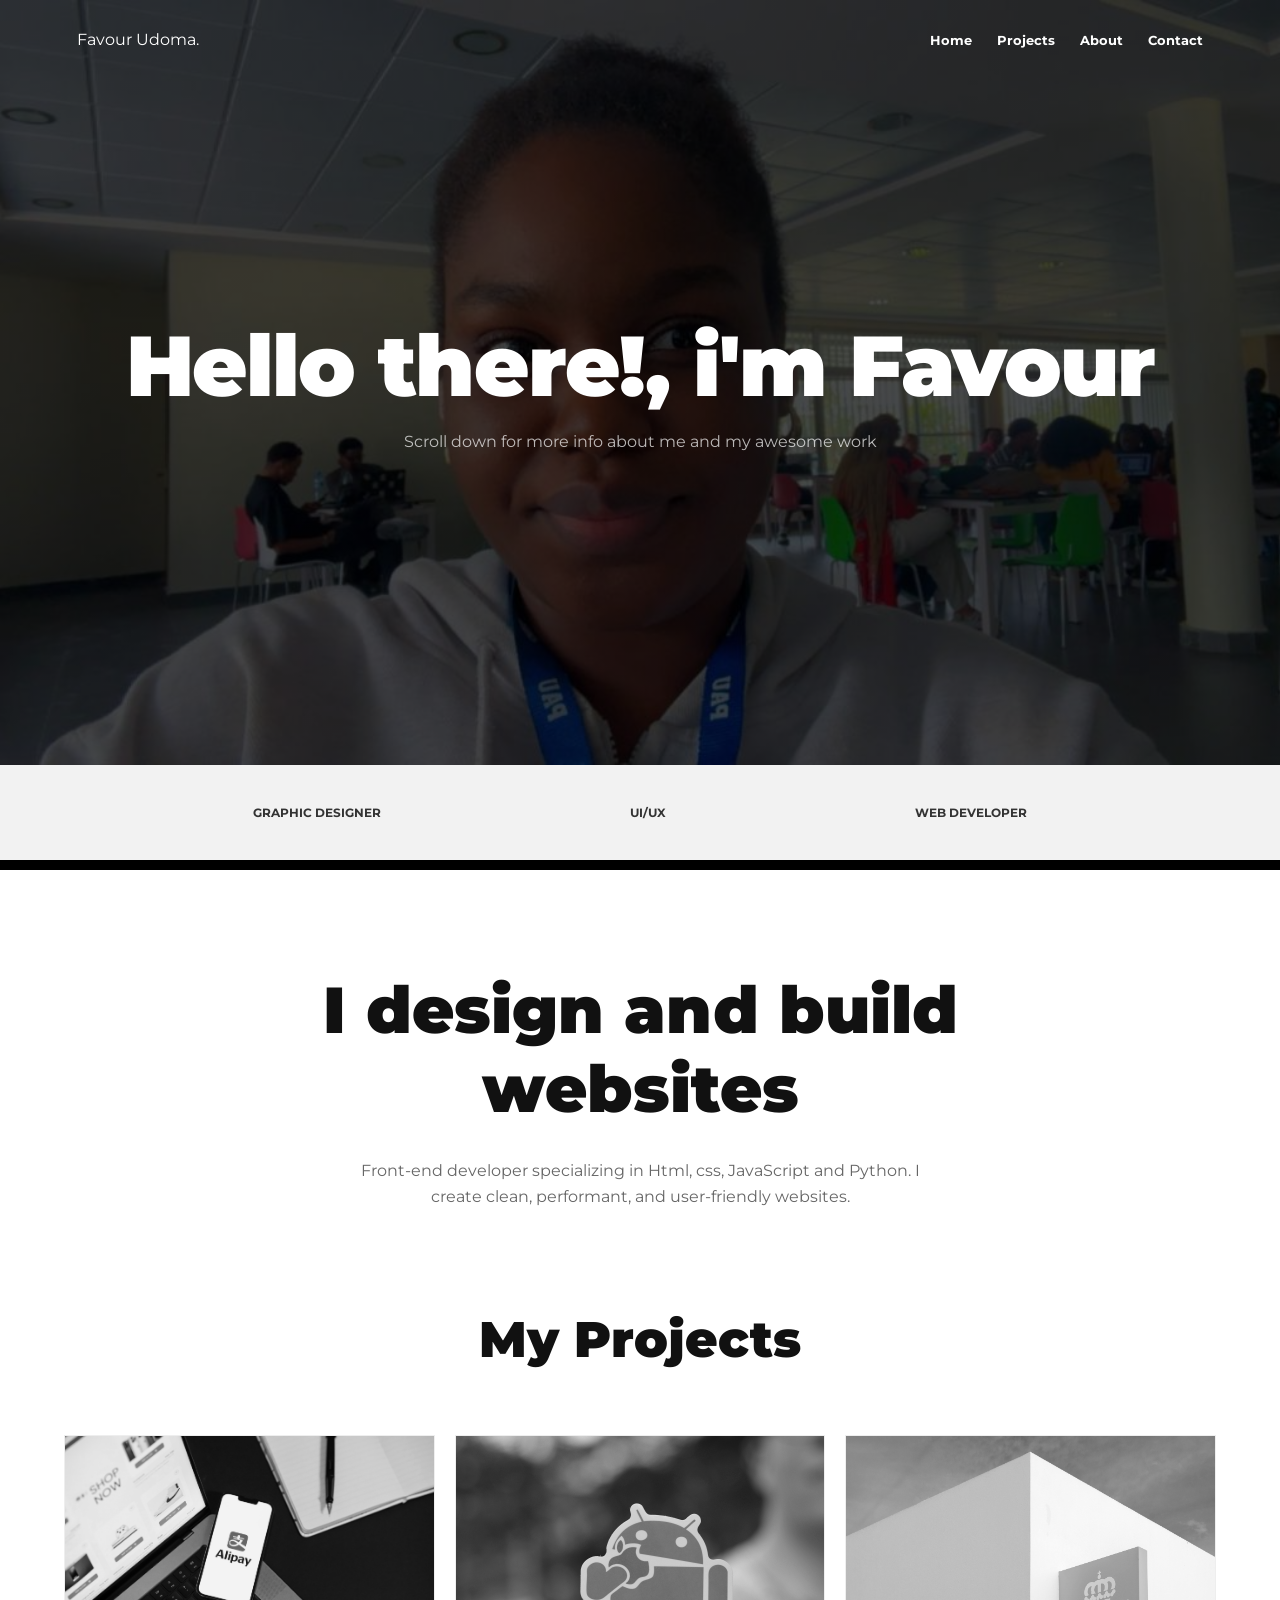
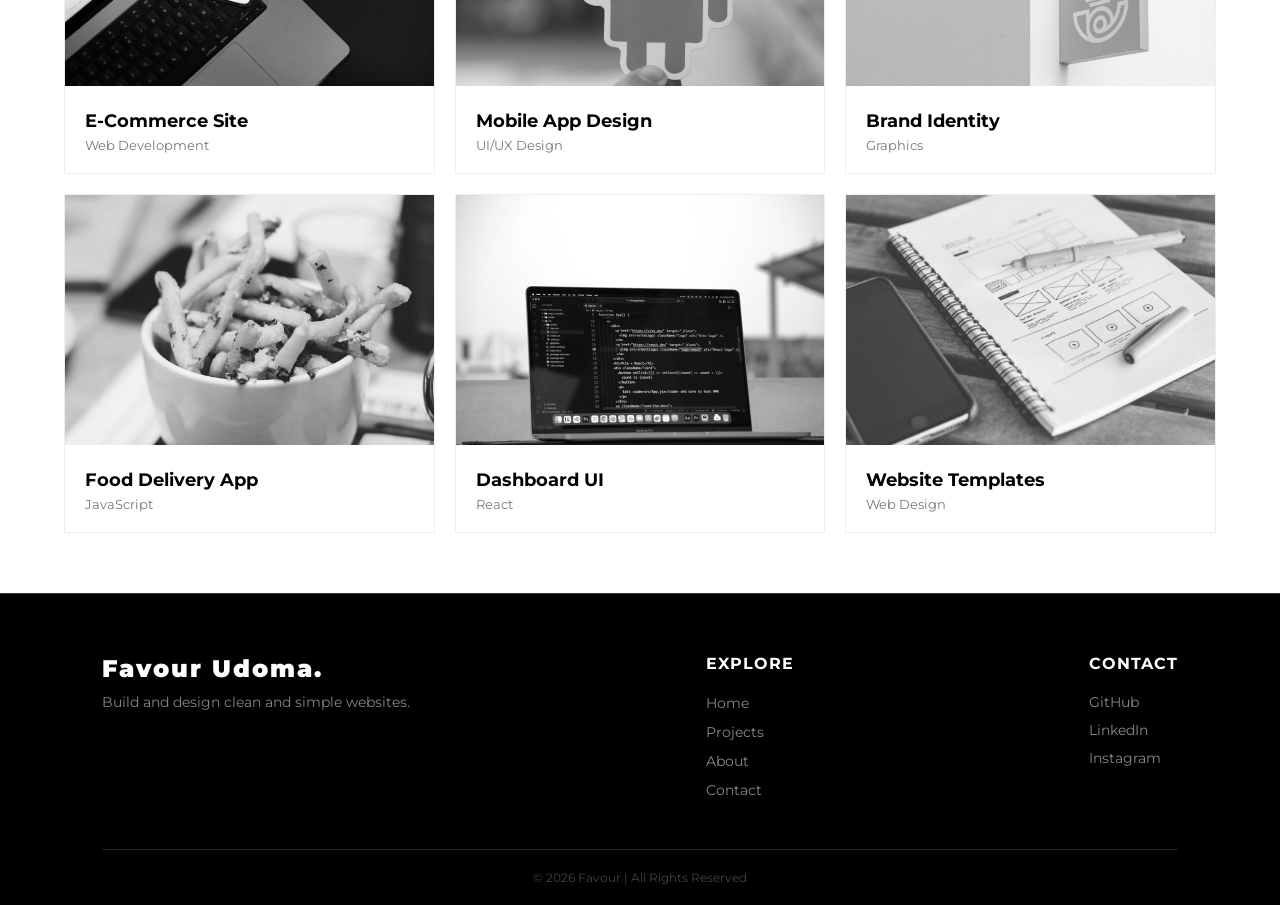
<file: Index.html>
<!DOCTYPE html>
<html lang="en">
<head>
    <meta charset="UTF-8">
    <meta name="viewport" content="width=device-width, initial-scale=1.0">
    <title>Favour | Portfolio</title>
    <link href="https://fonts.googleapis.com/css2?family=Montserrat:wght@400;700;900&display=swap" rel="stylesheet">
    <link rel="stylesheet" href="style.css">
</head>
<body>

    
    <header class="hero">
        <nav class="navbar">
            <div class="logo">Favour Udoma.</div>
            <ul class="nav-links">
                <li><a href="Index.html">Home</a></li>
                <li><a href="projects.html">Projects</a></li>
                <li><a href="About.html">About</a></li>
                <li><a href="contact.html">Contact</a></li>
            </ul>
        </nav>

        <div class="hero-content">
            <h1>Hello there!, i'm Favour</h1>
            <p>Scroll down for more info about me and my awesome work</p>
        </div>
    </header>

   
    <div class="feature-bar">
        <div class="feature-item">Graphic Designer</div>
        <div class="feature-item">UI/UX</div>
        <div class="feature-item">Web developer</div>
    </div>

    
    <main class="content-section">
        <h2>I design and build websites</h2>
        <p>Front-end developer specializing in Html, css, JavaScript and Python. I create clean, performant, and user-friendly websites. 
    </main>

<div class="homepage-project-header"> 
        <h1>My Projects</h1>
    </div>

<main class="homepage-project-grid">
       
        <div class="project-card">
            <img src="photo1.jpg" alt="P1">
            <div class="project-info">
                <h3>E-Commerce Site</h3>
                <p>Web Development</p>
            </div>
        </div>

       
        <div class="project-card">
            <img src="photo2.jpg" alt="P2">
            <div class="project-info">
                <h3>Mobile App Design</h3>
                <p>UI/UX Design</p>
            </div>
        </div>

        <div class="project-card">
            <img src="photo4.jpg" alt="P3">
            <div class="project-info">
                <h3>Brand Identity</h3>
                <p>Graphics</p>
            </div>
        </div>

        <div class="project-card">
            <img src="fries-hero-bg.jpg" alt="P4">
            <div class="project-info">
                <h3>Food Delivery App</h3>
                <p>JavaScript</p>
            </div>
        </div>

        <div class="project-card">
            <img src="photo5.jpg" alt="P5">
            <div class="project-info">
                <h3>Dashboard UI</h3>
                <p>React</p>
            </div>
        </div>

        <div class="project-card">
            <img src="photo3.jpg" alt="P6">
            <div class="project-info">
                <h3>Website Templates</h3>
                <p>Web Design</p>
            </div>
        </div>

    </main>

    <footer class="footer">
     <div class="footer-content">
        
        <div class="footer-logo">
            <h2>Favour Udoma.</h2>
            <p>Build and design clean and simple websites.</p>
        </div>

        
        <div class="footer-links-group">
            <h3>Explore</h3>
            <ul>
                <li><a href="index.html">Home</a></li>
                <li><a href="projects.html">Projects</a></li>
                <li><a href="About.html">About</a></li>
                <li><a href="contact.html">Contact</a></li>
            </ul>
        </div>

       
        <div class="footer-socials">
            <h3>Contact</h3>
            <div class="social-icons">
                <a href="https://github.com/Favour587"> GitHub</a>
                <a href="#"> LinkedIn</a>
                <a href="https://www.instagram.com/sheisyourfavouritegirl/"> Instagram</a>
            </div>
        </div>
    </div>

    <!-- Copyright -->
    <div class="footer-bottom">
        <p>&copy; 2026 Favour | All Rights Reserved</p>
    </div>
</footer>

</body>
</html>
</file>
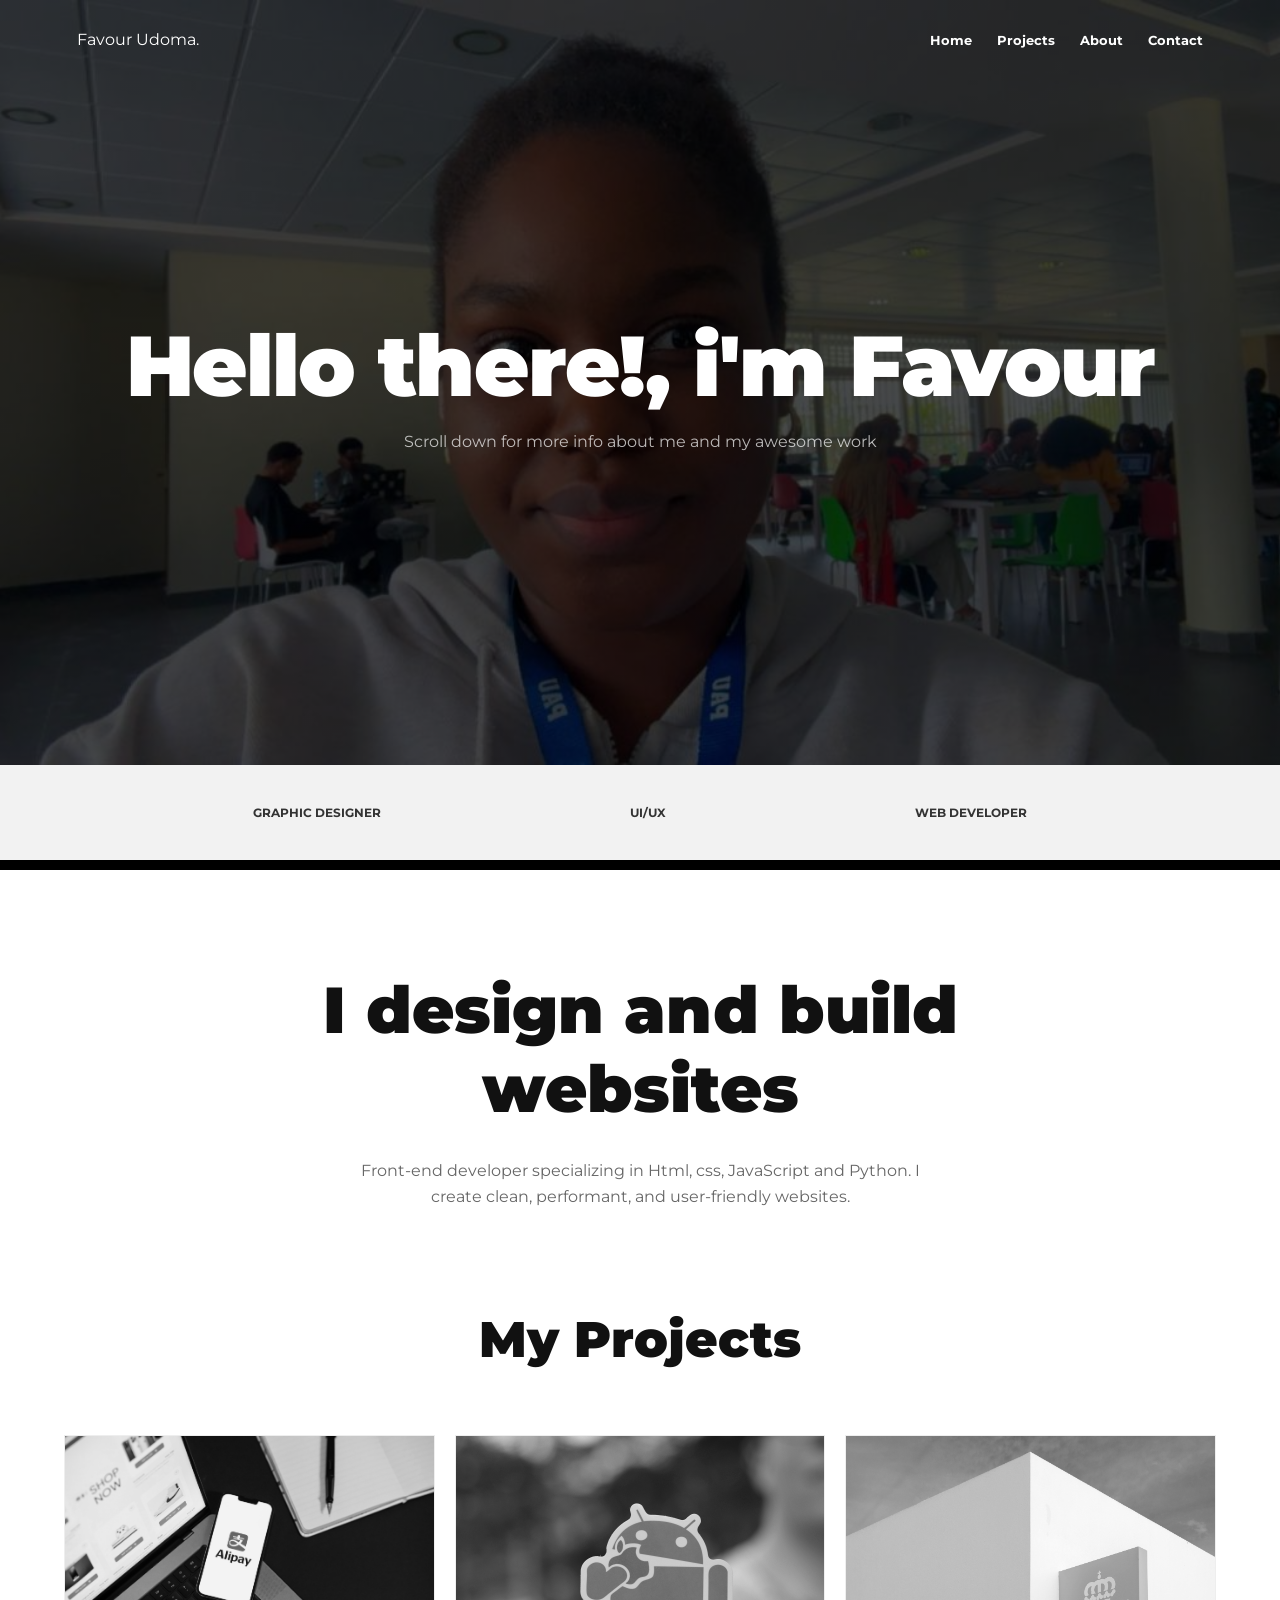
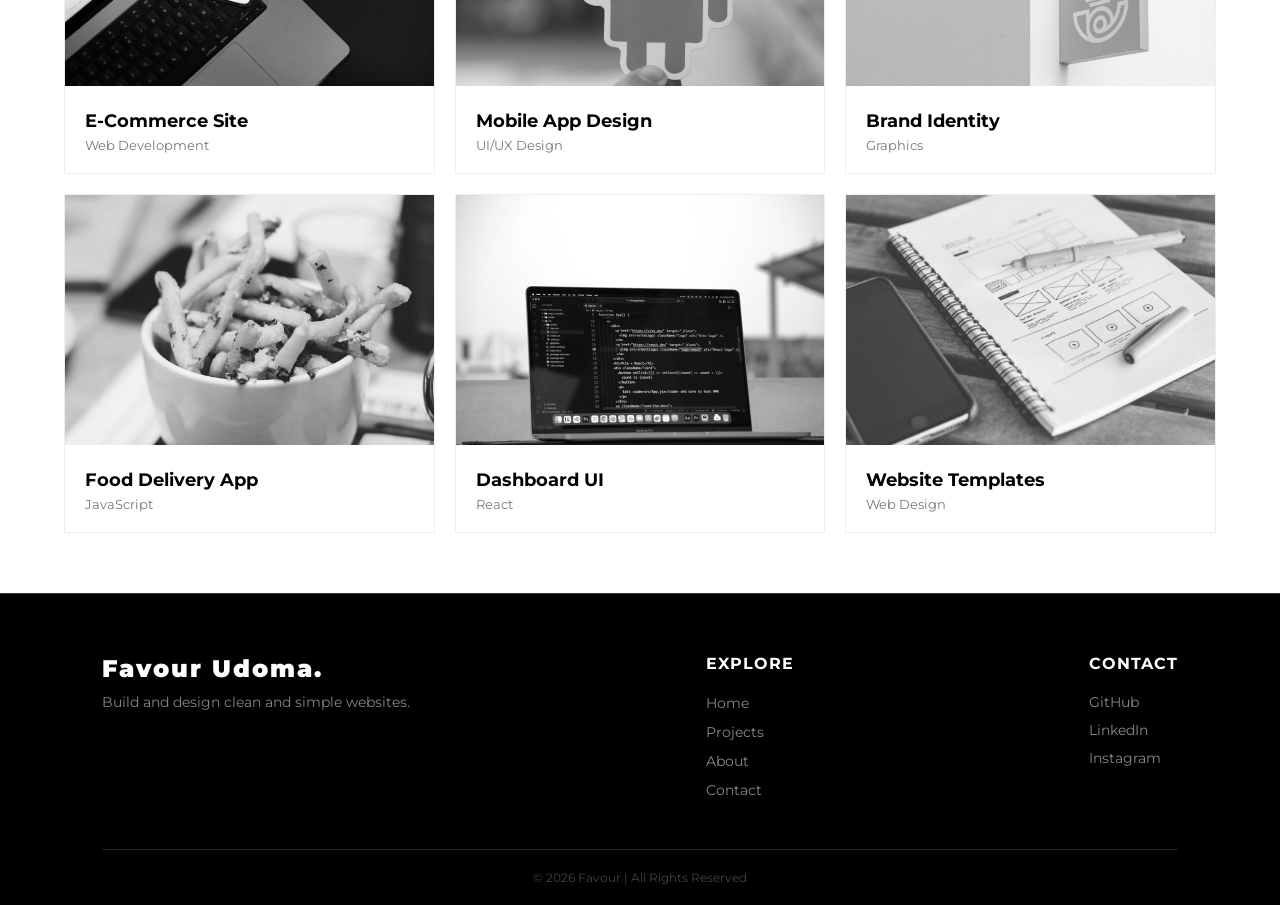
<file: index.html>
<!DOCTYPE html>
<html lang="en">
<head>
    <meta charset="UTF-8">
    <meta name="viewport" content="width=device-width, initial-scale=1.0">
    <title>Favour | Portfolio</title>
    <link href="https://fonts.googleapis.com/css2?family=Montserrat:wght@400;700;900&display=swap" rel="stylesheet">
    <link rel="stylesheet" href="style.css">
</head>
<body>

    
    <header class="hero">
        <nav class="navbar">
            <div class="logo">Favour Udoma.</div>
            <ul class="nav-links">
                <li><a href="index.html">Home</a></li>
                <li><a href="projects.html">Projects</a></li>
                <li><a href="About.html">About</a></li>
                <li><a href="contact.html">Contact</a></li>
            </ul>
        </nav>

        <div class="hero-content">
            <h1>Hello there!, i'm Favour</h1>
            <p>Scroll down for more info about me and my awesome work</p>
        </div>
    </header>

   
    <div class="feature-bar">
        <div class="feature-item">Graphic Designer</div>
        <div class="feature-item">UI/UX</div>
        <div class="feature-item">Web developer</div>
    </div>

    
    <main class="content-section">
        <h2>I design and build websites</h2>
        <p>Front-end developer specializing in Html, css, JavaScript and Python. I create clean, performant, and user-friendly websites. 
    </main>

<div class="homepage-project-header"> 
        <h1>My Projects</h1>
    </div>

<main class="homepage-project-grid">
       
        <div class="project-card">
            <img src="photo1.jpg" alt="P1">
            <div class="project-info">
                <h3>E-Commerce Site</h3>
                <p>Web Development</p>
            </div>
        </div>

       
        <div class="project-card">
            <img src="photo2.jpg" alt="P2">
            <div class="project-info">
                <h3>Mobile App Design</h3>
                <p>UI/UX Design</p>
            </div>
        </div>

        <div class="project-card">
            <img src="photo4.jpg" alt="P3">
            <div class="project-info">
                <h3>Brand Identity</h3>
                <p>Graphics</p>
            </div>
        </div>

        <div class="project-card">
            <img src="fries-hero-bg.jpg" alt="P4">
            <div class="project-info">
                <h3>Food Delivery App</h3>
                <p>JavaScript</p>
            </div>
        </div>

        <div class="project-card">
            <img src="photo5.jpg" alt="P5">
            <div class="project-info">
                <h3>Dashboard UI</h3>
                <p>React</p>
            </div>
        </div>

        <div class="project-card">
            <img src="photo3.jpg" alt="P6">
            <div class="project-info">
                <h3>Website Templates</h3>
                <p>Web Design</p>
            </div>
        </div>

    </main>

    <footer class="footer">
     <div class="footer-content">
        
        <div class="footer-logo">
            <h2>Favour Udoma.</h2>
            <p>Build and design clean and simple websites.</p>
        </div>

        
        <div class="footer-links-group">
            <h3>Explore</h3>
            <ul>
                <li><a href="index.html">Home</a></li>
                <li><a href="projects.html">Projects</a></li>
                <li><a href="About.html">About</a></li>
                <li><a href="contact.html">Contact</a></li>
            </ul>
        </div>

       
        <div class="footer-socials">
            <h3>Contact</h3>
            <div class="social-icons">
                <a href="https://github.com/Favour587"> GitHub</a>
                <a href="#"> LinkedIn</a>
                <a href="https://www.instagram.com/sheisyourfavouritegirl/"> Instagram</a>
            </div>
        </div>
    </div>

    <!-- Copyright -->
    <div class="footer-bottom">
        <p>&copy; 2026 Favour | All Rights Reserved</p>
    </div>
</footer>

</body>
</html>
</file>
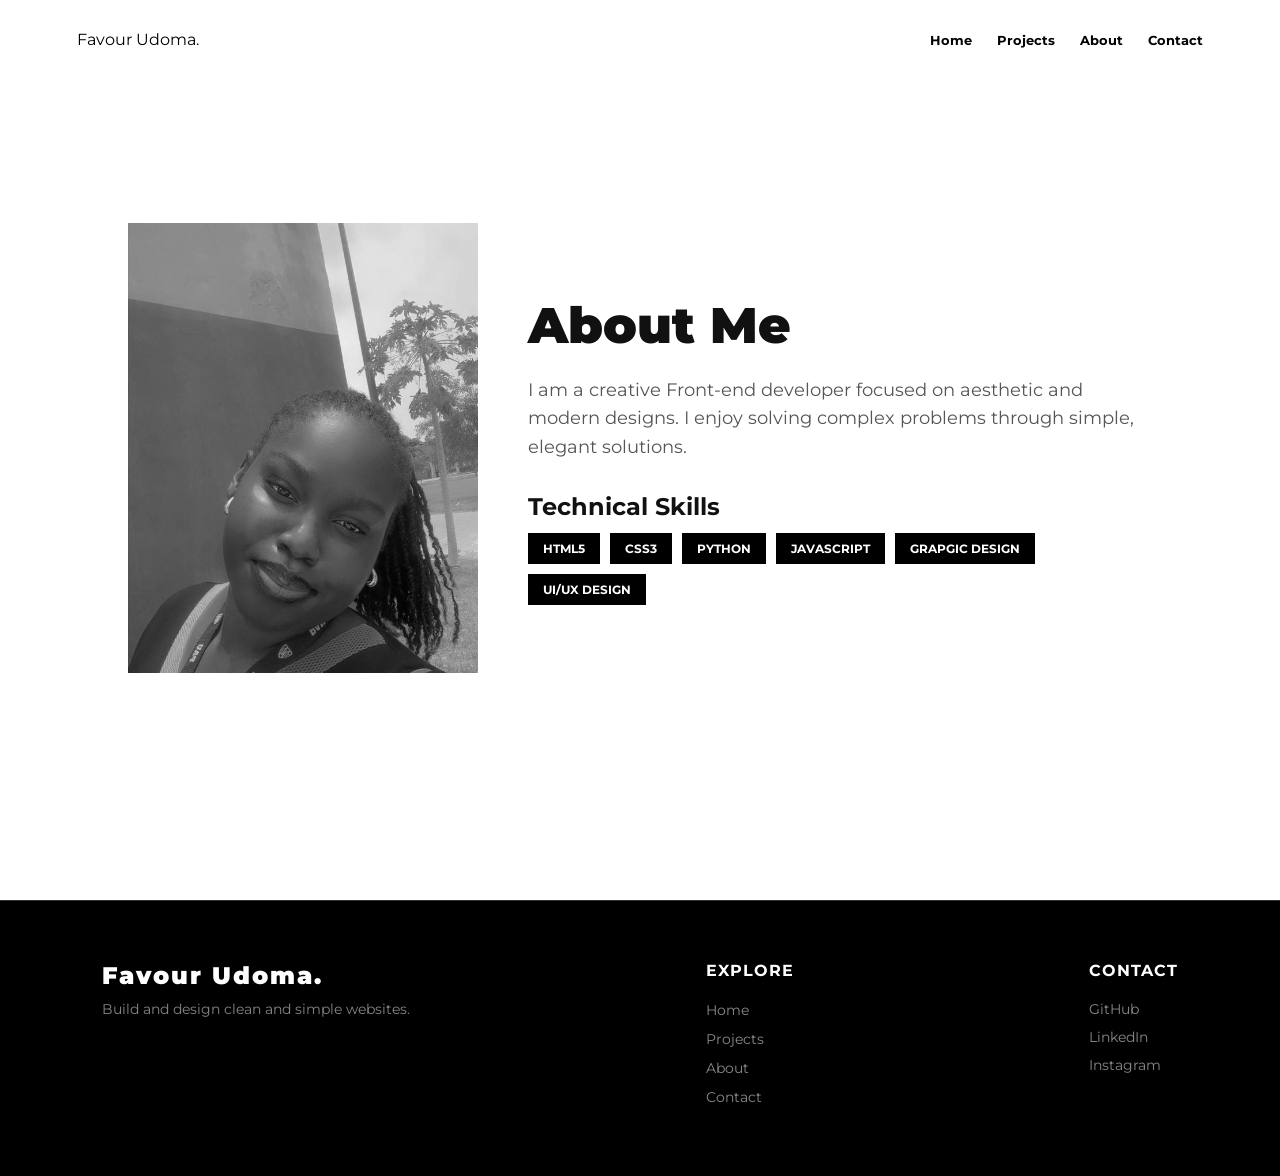
<file: About.html>
<!DOCTYPE html>
<html lang="en">
<head>
    <meta charset="UTF-8">
    <meta name="viewport" content="width=device-width, initial-scale=1.0">
    <title>About | Favour</title>
    <link href="https://fonts.googleapis.com/css2?family=Montserrat:wght@400;700;900&display=swap" rel="stylesheet">
    <link rel="stylesheet" href="style.css">
</head>
<body class="about-page">

    <nav class="navbar">
            <div class="logo">Favour Udoma.</div>
            <ul class="about-nav-links">
                <li><a href="Index.html">Home</a></li>
                <li><a href="projects.html">Projects</a></li>
                <li><a href="About.html">About</a></li>
                <li><a href="contact.html">Contact</a></li>
            </ul>
        </nav>

    <section class="about-container">
       
        <div class="profile-image">
            <img src="fav.jpeg" alt="Favour">
        </div>
        
        <div class="profile-text">
            <h1>About Me</h1>
            <p>I am a creative Front-end developer focused on aesthetic and modern designs. I enjoy solving complex problems through simple, elegant solutions.</p>
            
            <h2>Technical Skills</h2>
            <div class="skills-flex">
                <div class="skill-tag">HTML5</div>
                <div class="skill-tag">CSS3</div>
                <div class="skill-tag">Python</div>
                <div class="skill-tag">JavaScript</div>
                <div class="skill-tag">Grapgic Design</div>
                <div class="skill-tag">UI/UX Design</div>
            </div>
        </div>
    </section>

<footer class="footer">
     <div class="footer-content">
        
        <div class="footer-logo">
            <h2>Favour Udoma.</h2>
            <p>Build and design clean and simple websites.</p>
        </div>

        
        <div class="footer-links-group">
            <h3>Explore</h3>
            <ul>
                <li><a href="index.html">Home</a></li>
                <li><a href="projects.html">Projects</a></li>
                <li><a href="About.html">About</a></li>
                <li><a href="contact.html">Contact</a></li>
            </ul>
        </div>

       
        <div class="footer-socials">
            <h3>Contact</h3>
            <div class="social-icons">
                <a href="https://github.com/Favour587"> GitHub</a>
                <a href="#"> LinkedIn</a>
                <a href="https://www.instagram.com/sheisyourfavouritegirl/"> Instagram</a>
            </div>
        </div>
    </div>

</body>
</html>
</file>
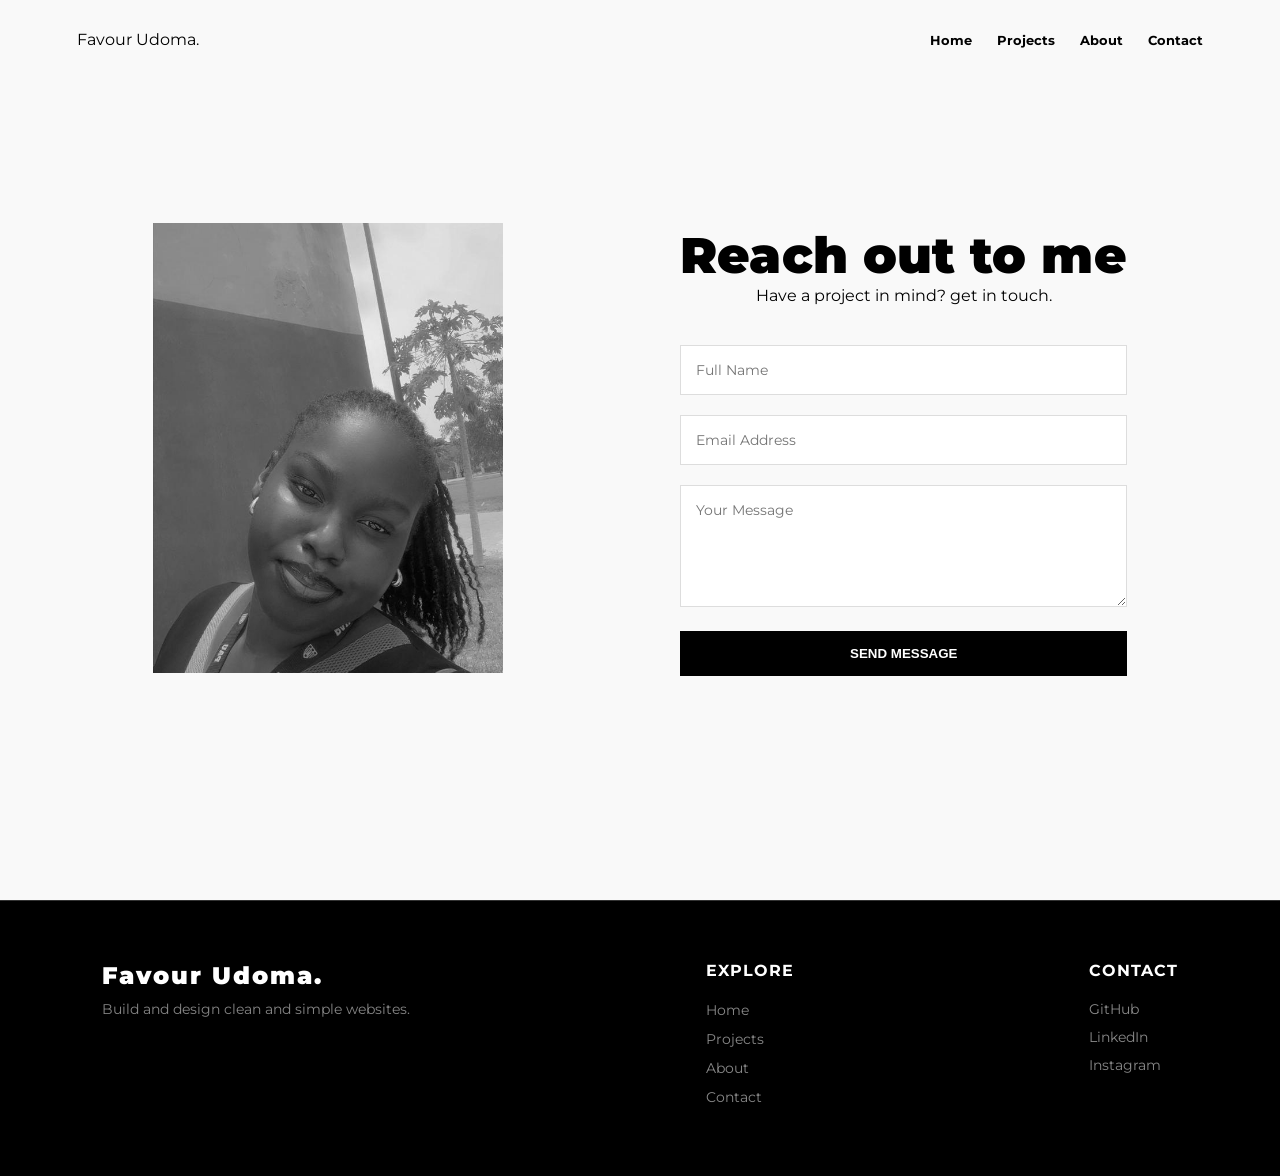
<file: Contact.html>
<!DOCTYPE html>
<html lang="en">
<head>
    <meta charset="UTF-8">
    <meta name="viewport" content="width=device-width, initial-scale=1.0">
    <title>Contact | Favour</title>
    <link href="https://fonts.googleapis.com/css2?family=Montserrat:wght@400;700;900&display=swap" rel="stylesheet">
    <link rel="stylesheet" href="style.css">
</head>
<body class="contact-page">

    <nav class="navbar dark-nav">
        <div class="logo">Favour Udoma.</div>
        <ul class="about-nav-links">
            <li><a href="Index.html">Home</a></li>
            <li><a href="projects.html">Projects</a></li>
            <li><a href="About.html">About</a></li>
            <li><a href="contact.html">Contact</a></li>
        </ul>
    </nav>

    <section class="contact-wrapper">

        <div class="profile-image">
            <img src="fav.jpeg" alt="Favour">
        </div>

<div class="contact-content">

        <div class="contact-header">
            <h1>Reach out to me</h1>
            <p>Have a project in mind? get in touch.</p>
        </div>

        <form class="contact-form">
            <div class="input-group">
                <input type="text" placeholder="Full Name" required>
            </div>
            <div class="input-group">
                <input type="email" placeholder="Email Address" required>
            </div>
            <div class="input-group">
                <textarea placeholder="Your Message" rows="5" required></textarea>
            </div>
            <button type="submit" class="submit-btn">Send Message</button>
            
</div>
        </form>
    </section>

<footer class="footer">
     <div class="footer-content">
        
        <div class="footer-logo">
            <h2>Favour Udoma.</h2>
            <p>Build and design clean and simple websites.</p>
        </div>

        
        <div class="footer-links-group">
            <h3>Explore</h3>
            <ul>
                <li><a href="index.html">Home</a></li>
                <li><a href="projects.html">Projects</a></li>
                <li><a href="About.html">About</a></li>
                <li><a href="contact.html">Contact</a></li>
            </ul>
        </div>

       
        <div class="footer-socials">
            <h3>Contact</h3>
            <div class="social-icons">
                <a href="https://github.com/Favour587"> GitHub</a>
                <a href="#"> LinkedIn</a>
                <a href="https://www.instagram.com/sheisyourfavouritegirl/"> Instagram</a>
            </div>
        </div>
    </div>

</body>
</html>
</file>
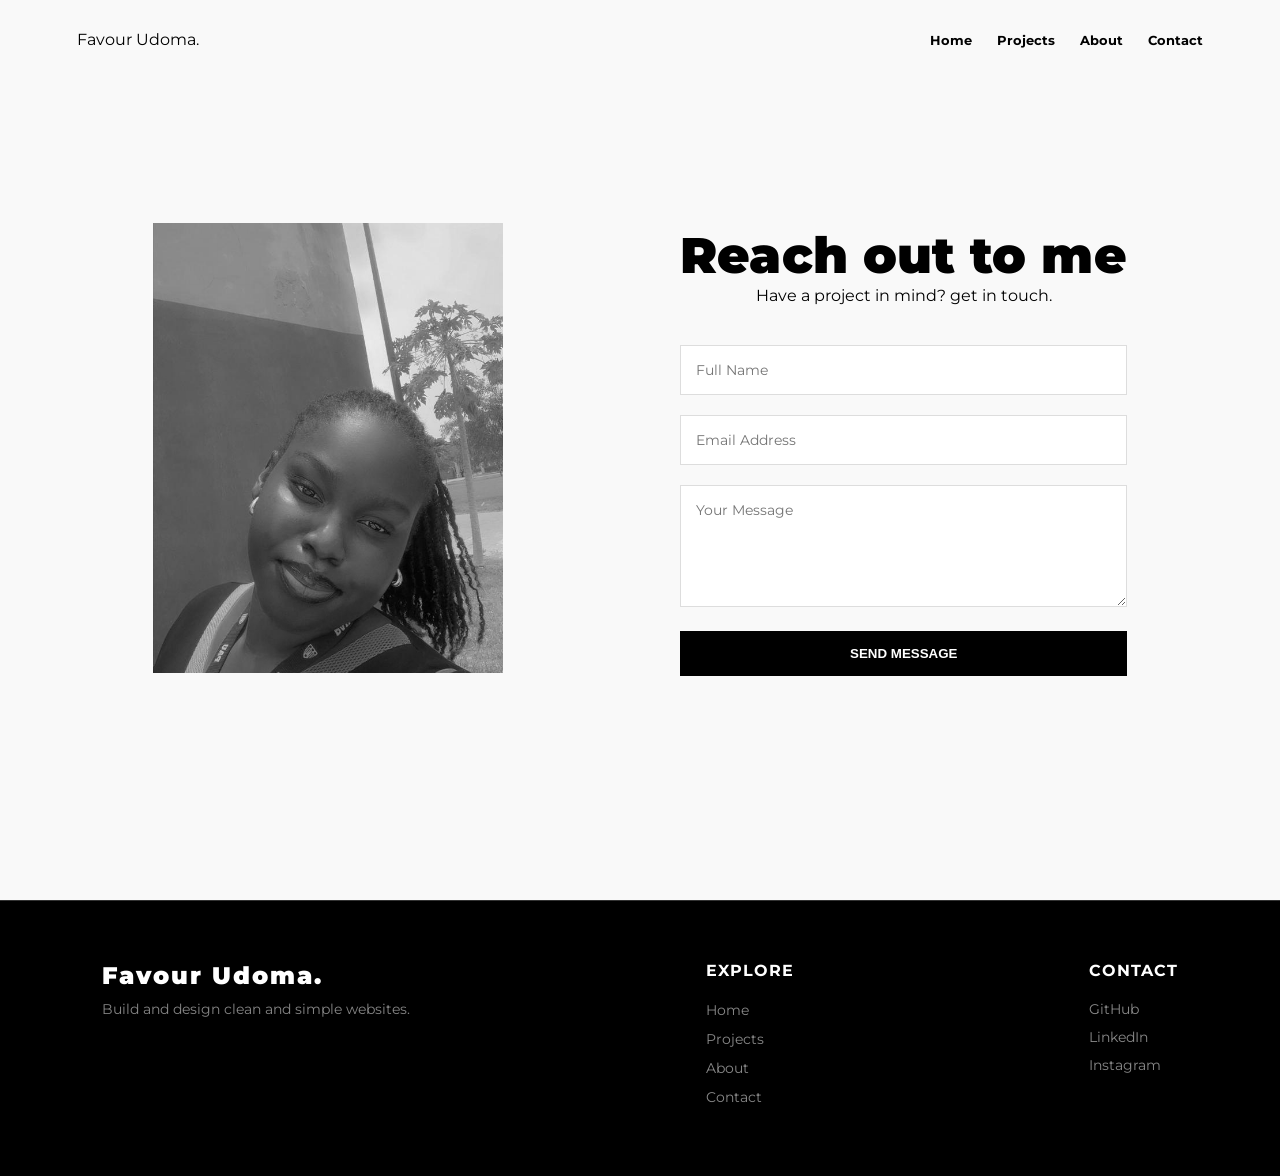
<file: contact.html>
<!DOCTYPE html>
<html lang="en">
<head>
    <meta charset="UTF-8">
    <meta name="viewport" content="width=device-width, initial-scale=1.0">
    <title>Contact | Favour</title>
    <link href="https://fonts.googleapis.com/css2?family=Montserrat:wght@400;700;900&display=swap" rel="stylesheet">
    <link rel="stylesheet" href="style.css">
</head>
<body class="contact-page">

    <nav class="navbar dark-nav">
        <div class="logo">Favour Udoma.</div>
        <ul class="about-nav-links">
            <li><a href="index.html">Home</a></li>
            <li><a href="projects.html">Projects</a></li>
            <li><a href="About.html">About</a></li>
            <li><a href="contact.html">Contact</a></li>
        </ul>
    </nav>

    <section class="contact-wrapper">

        <div class="profile-image">
            <img src="fav.jpeg" alt="Favour">
        </div>

<div class="contact-content">

        <div class="contact-header">
            <h1>Reach out to me</h1>
            <p>Have a project in mind? get in touch.</p>
        </div>

        <form class="contact-form">
            <div class="input-group">
                <input type="text" placeholder="Full Name" required>
            </div>
            <div class="input-group">
                <input type="email" placeholder="Email Address" required>
            </div>
            <div class="input-group">
                <textarea placeholder="Your Message" rows="5" required></textarea>
            </div>
            <button type="submit" class="submit-btn">Send Message</button>
            
</div>
        </form>
    </section>

<footer class="footer">
     <div class="footer-content">
        
        <div class="footer-logo">
            <h2>Favour Udoma.</h2>
            <p>Build and design clean and simple websites.</p>
        </div>

        
        <div class="footer-links-group">
            <h3>Explore</h3>
            <ul>
                <li><a href="index.html">Home</a></li>
                <li><a href="projects.html">Projects</a></li>
                <li><a href="About.html">About</a></li>
                <li><a href="contact.html">Contact</a></li>
            </ul>
        </div>

       
        <div class="footer-socials">
            <h3>Contact</h3>
            <div class="social-icons">
                <a href="https://github.com/Favour587"> GitHub</a>
                <a href="#"> LinkedIn</a>
                <a href="https://www.instagram.com/sheisyourfavouritegirl/"> Instagram</a>
            </div>
        </div>
    </div>

</body>
</html>
</file>
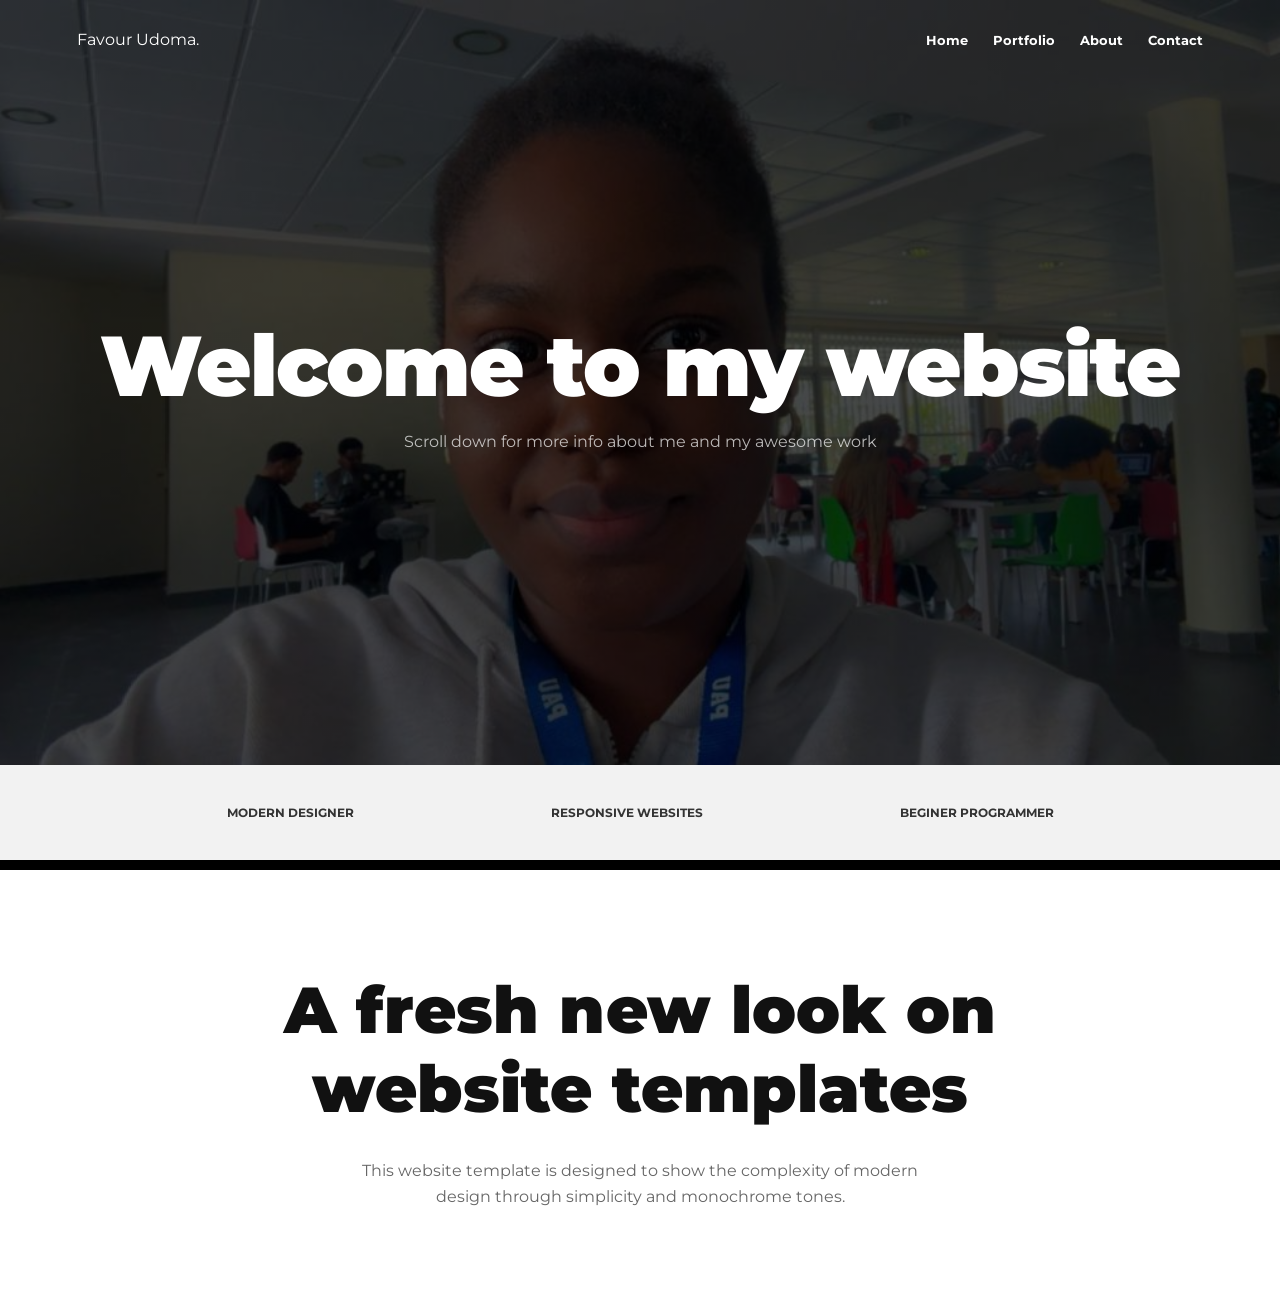
<file: Home.html>
<!DOCTYPE html>
<html lang="en">
<head>
    <meta charset="UTF-8">
    <meta name="viewport" content="width=device-width, initial-scale=1.0">
    <title>Favour | Portfolio</title>
    <!-- Montserrat is the font from your goal image -->
    <link href="https://fonts.googleapis.com/css2?family=Montserrat:wght@400;700;900&display=swap" rel="stylesheet">
    <link rel="stylesheet" href="style.css">
</head>
<body>

    <!-- 1. DARK HERO SECTION -->
    <header class="hero">
        <nav class="navbar">
            <div class="logo">Favour Udoma.</div>
            <ul class="nav-links">
                <li><a href="Home.html">Home</a></li>
                <li><a href="projects.html">Portfolio</a></li>
                <li><a href="About.html">About</a></li>
                <li><a href="contact.html">Contact</a></li>
            </ul>
        </nav>

        <div class="hero-content">
            <h1>Welcome to my website</h1>
            <p>Scroll down for more info about me and my awesome work</p>
        </div>
    </header>

    <!-- 2. LIGHT FEATURE BAR (Key part of the vibe) -->
    <div class="feature-bar">
        <div class="feature-item">Modern Designer</div>
        <div class="feature-item">Responsive Websites</div>
        <div class="feature-item">Beginer programmer</div>
    </div>

    <!-- 3. WHITE CONTENT SECTION -->
    <main class="content-section">
        <h2>A fresh new look on website templates</h2>
        <p>This website template is designed to show the complexity of modern design through simplicity and monochrome tones.</p>
    </main>

</body>
</html>
</file>
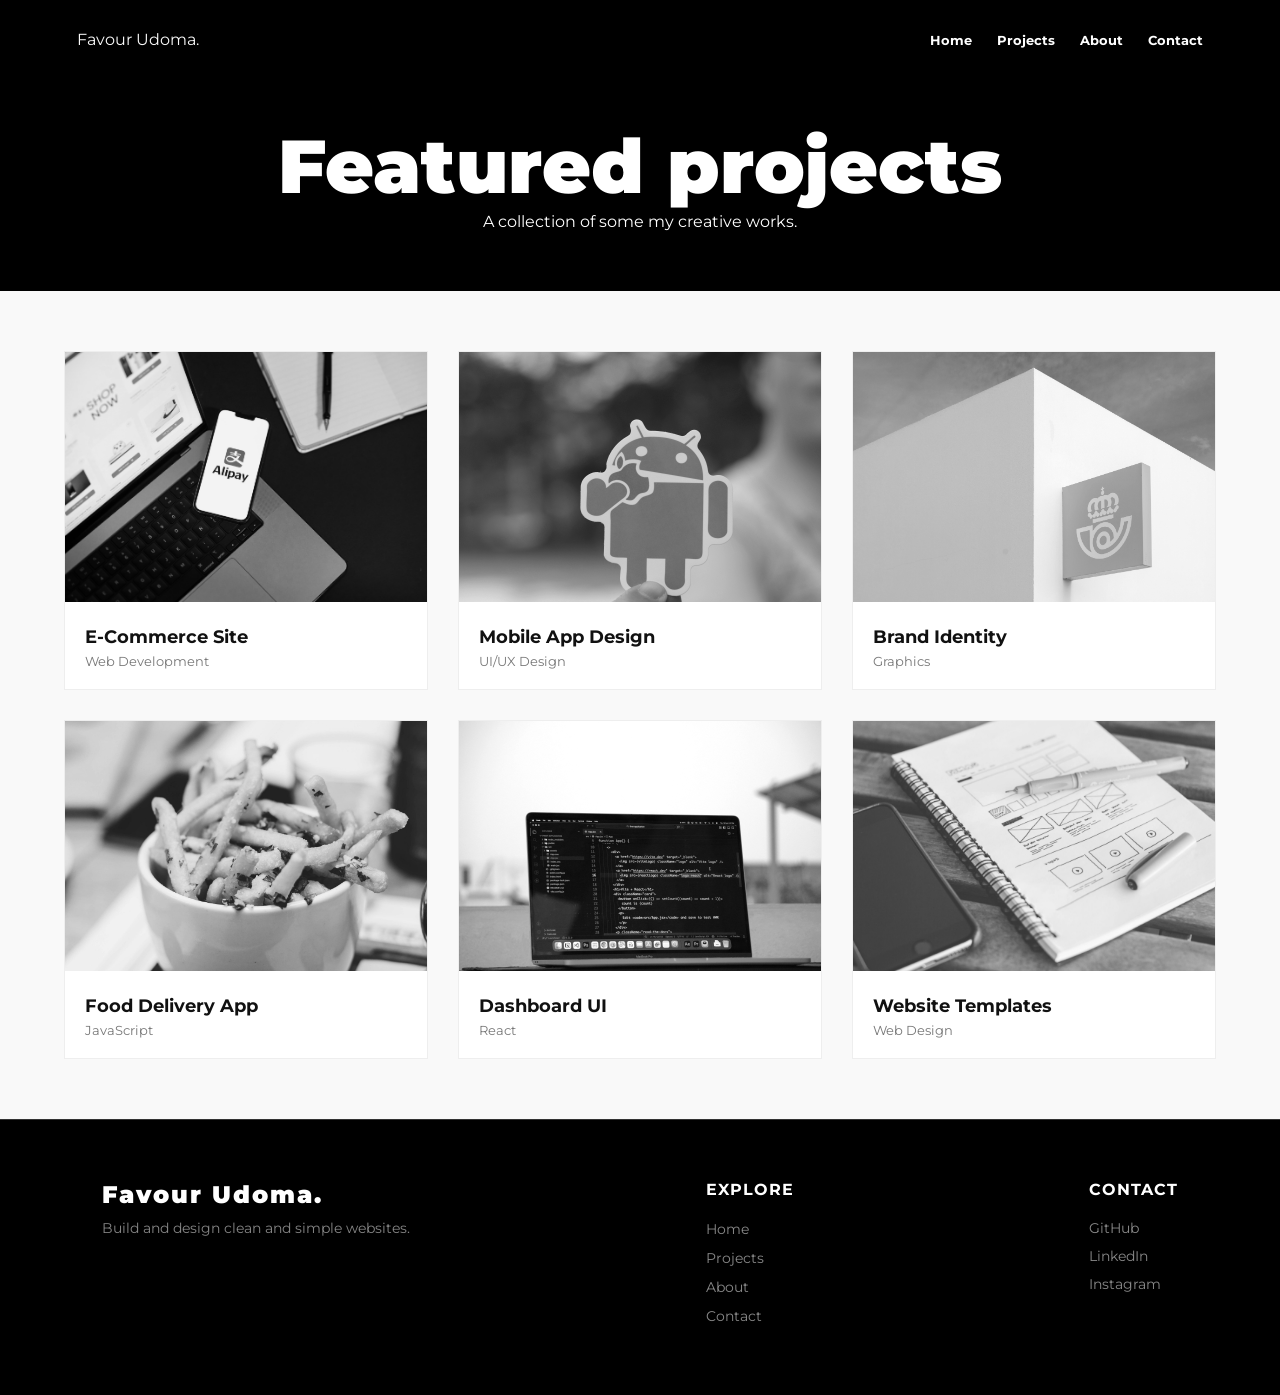
<file: projects.html>
<!DOCTYPE html>
<html lang="en">
<head>
    <meta charset="UTF-8">
    <meta name="viewport" content="width=device-width, initial-scale=1.0">
    <title>Projects | Favour</title>
    <link href="https://fonts.googleapis.com/css2?family=Montserrat:wght@400;700;900&display=swap" rel="stylesheet">
    <link rel="stylesheet" href="style.css">
</head>
<body class="project-page">

    
    <nav class="navbar dark-nav">
        <div class="projects-logo">Favour Udoma.</div>
        <ul class="nav-links">
            <li><a href="Index.html">Home</a></li>
            <li><a href="projects.html">Projects</a></li>
            <li><a href="About.html">About</a></li>
            <li><a href="contact.html">Contact</a></li>
        </ul>
    </nav>

    <section class="project-header">
        <h1>Featured projects</h1>
        <p>A collection of some my creative works.</p>
    </section>

    
    <main class="project-grid">
        
       
        <div class="project-card">
            <img src="photo1.jpg" alt="P1">
            <div class="project-info">
                <h3>E-Commerce Site</h3>
                <p>Web Development</p>
            </div>
        </div>

       
        <div class="project-card">
            <img src="photo2.jpg" alt="P2">
            <div class="project-info">
                <h3>Mobile App Design</h3>
                <p>UI/UX Design</p>
            </div>
        </div>

        <div class="project-card">
            <img src="photo4.jpg" alt="P3">
            <div class="project-info">
                <h3>Brand Identity</h3>
                <p>Graphics</p>
            </div>
        </div>

        <div class="project-card">
            <img src="fries-hero-bg.jpg" alt="P4">
            <div class="project-info">
                <h3>Food Delivery App</h3>
                <p>JavaScript</p>
            </div>
        </div>

        <div class="project-card">
            <img src="photo5.jpg" alt="P5">
            <div class="project-info">
                <h3>Dashboard UI</h3>
                <p>React</p>
            </div>
        </div>

        <div class="project-card">
            <img src="photo3.jpg" alt="P6">
            <div class="project-info">
                <h3>Website Templates</h3>
                <p>Web Design</p>
            </div>
        </div>

    </main>

    <footer class="footer">
     <div class="footer-content">
        
        <div class="footer-logo">
            <h2>Favour Udoma.</h2>
            <p>Build and design clean and simple websites.</p>
        </div>

        
        <div class="footer-links-group">
            <h3>Explore</h3>
            <ul>
                <li><a href="index.html">Home</a></li>
                <li><a href="projects.html">Projects</a></li>
                <li><a href="About.html">About</a></li>
                <li><a href="contact.html">Contact</a></li>
            </ul>
        </div>

       
        <div class="footer-socials">
            <h3>Contact</h3>
            <div class="social-icons">
                <a href="https://github.com/Favour587"> GitHub</a>
                <a href="#"> LinkedIn</a>
                <a href="https://www.instagram.com/sheisyourfavouritegirl/"> Instagram</a>
            </div>
        </div>
    </div>

</body>
</html>
</file>
<file: style.css>
* {
    margin: 0; padding: 0; box-sizing: border-box;
}

body {
    font-family: 'Montserrat', sans-serif;
    background-color: white;
}


.hero {
    height: 85vh;
    background: linear-gradient(rgba(0,0,0,0.7), rgba(0,0,0,0.7)), 
                url('photo6.jpeg');
    background-size: cover;
    background-position: center;
    color: white;
    position: relative;
    display: flex;
    justify-content: center; 
    align-items: center;    
}

.navbar {
    position: absolute;
    top: 0; width: 100%;
    display: flex;
    justify-content: space-between;
    padding: 30px 6%;
}


.nav-links {
    display: flex;
    list-style: none;
}

.nav-links li { margin-left: 25px; }

.nav-links a {
    display: inline-block;
    color: white; 
    text-decoration: none; 
    font-size: 13px; 
    font-weight: 700;
    transition: all 0.3s ease;
}

.nav-links a:hover {
    transform: translateY(-5px);
    opacity: 0.7;                
}

.about-nav-links a:hover {
    transform: translateY(-5px); 
    opacity: 0.7;                
}

.about-nav-links {
    display: flex;
    list-style: none;
}

.about-nav-links li { margin-left: 25px; }

.about-nav-links a {
    display: inline-block;
    color: rgb(0, 0, 0); 
    text-decoration: none; 
    font-size: 13px; 
    font-weight: 700;
    transition: all 0.3s ease;
}

.hero-content { 
    text-align: center; 
}

.hero h1 {
    font-size: 85px; 
    font-weight: 900; 
    letter-spacing: -2px;
}

.hero p {
    font-size: 16px; 
    opacity: 0.7; 
    margin-top: 15px;
}


.feature-bar {
    background-color: #f2f2f2; 
    display: flex;
    justify-content: space-around; 
    padding: 40px 10%;
    border-bottom: 10px solid #000000;
}

.feature-item {
    font-weight: 700; 
    font-size: 12px; 
    text-transform: uppercase; 
    color: #333;
}


.content-section {
    padding: 100px 15%;
    text-align: center;
}

.content-section h2 {
    font-size: 65px; font-weight: 900; color: #111; margin-bottom: 30px;
}

.content-section p {
    color: #666; line-height: 1.6; max-width: 600px; margin: 0 auto;
}

.homepage-project-grid {
    display: flex;         
    flex-wrap: wrap;       
    justify-content: center; 
    padding: 60px 5%;
    gap: 20px;
    margin-top: -2%;            
}

.homepage-project-header{
    text-align: center;
}

.homepage-project-header h1{
    font-size: 50px; 
    font-weight: 900; 
    color: #111; 
    margin-bottom: 30px;
}

@media (max-width: 768px) {
    .hero h1 { font-size: 40px; }
    .feature-bar { flex-direction: column; text-align: center; gap: 20px; }
}


.project-page { background-color: #f9f9f9; color: #111; }

.projects-logo{
    color: #f9f9f9;
}

.project-header {
    text-align: center;
    padding: 120px 20px 60px;
    background-color: #000000;
    color: white;
}

.project-header h1 { 
    font-size: 75px; 
    font-weight: 900; }


.project-grid {
    display: flex;         
    flex-wrap: wrap;       
    justify-content: center; 
    padding: 60px 5%;
    gap: 30px;             
}


.project-card {
    flex: 1 1 350px;       
    max-width: 450px;
    background: white;
    border: 1px solid #eee;
    overflow: hidden;
    transition: 0.3s;
}

.project-card:hover { transform: translateY(-10px); }

.project-card img {
    width: 100%;
    height: 250px;
    object-fit: cover;    
    filter: grayscale(100%); 
    transition: 0.5s;
}

.project-card:hover img { 
    filter: grayscale(0%); 
} 

.project-info { 
    padding: 20px; 
    text-align: left;
 }

.project-info h3 { 
    font-size: 18px; 
    font-weight: 700; 
}

.project-info p { 
    font-size: 13px; 
    color: #777; 
    margin-top: 5px;
 }


.about-container {
    display: flex;
    align-items: center;
    justify-content: center;
    min-height: 100vh;
    padding: 100px 10%;
    gap: 50px;
}

.profile-image img {
    width: 350px;
    height: 450px;
    object-fit: cover;
    filter: grayscale(100%);
    transition: 0.8s;
}

.profile-image img:hover {
    filter: grayscale(0%);
}

.profile-text { flex: 1; color: #111; }
.profile-text h1 { font-size: 50px; font-weight: 900; margin-bottom: 20px; }
.profile-text p { font-size: 18px; line-height: 1.6; color: #555; margin-bottom: 30px; }

.skills-flex {
    display: flex;
    flex-wrap: wrap;
    gap: 10px;
    margin-top: 2%;
}

.skill-tag {
    background: #000;
    color: #fff;
    padding: 8px 15px;
    font-size: 12px;
    font-weight: 700;
    text-transform: uppercase;
}



.contact-wrapper {
    display: flex;
    flex-direction: row;
    align-items: center;
    justify-content: space-around;
    min-height: 100vh;
    padding: 100px 5%;
    background-color: #f9f9f9;
}

.contact-header { 
    text-align: center; 
    margin-bottom: 40px;
 }

.contact-header h1 { 
    font-size: 50px; 
    font-weight: 900;
 }

.contact-form {
    width: 100%;
    max-width: 500px;
    display: flex;
    flex-direction: column;
    gap: 20px;
}

.input-group input, .input-group textarea {
    width: 100%;
    padding: 15px;
    border: 1px solid #ddd;
    font-family: 'Montserrat', sans-serif;
    font-size: 14px;
    outline: none;
}

.input-group input:focus, .input-group textarea:focus {
    border-color: #000;
}

.submit-btn {
    background: #000;
    color: #fff;
    padding: 15px;
    border: none;
    font-weight: 700;
    text-transform: uppercase;
    cursor: pointer;
    transition: 0.3s;
}

.submit-btn:hover { background: #545353; }


@media (max-width: 768px) {
    .profile-container { flex-direction: column; text-align: center; }
    .profile-image img { width: 100%; height: 300px; }
    .skills-flex { justify-content: center; }
}

.footer {
    background-color: #000;
    color: #fff;
    padding: 60px 8% 20px;
    border-top: 1px solid #333; 
}

.footer-content {
    display: flex;
    justify-content: space-between; 
    flex-wrap: wrap;               
    gap: 40px;
    margin-bottom: 40px;
}

.footer-logo h2 {
    font-size: 24px;
    font-weight: 900;
    margin-bottom: 10px;
    letter-spacing: 2px;
}

.footer-logo p {
    color: #858585;
    font-size: 14px;
}

.footer-links-group h3, .footer-socials h3 {
    font-size: 16px;
    text-transform: uppercase;
    margin-bottom: 20px;
    letter-spacing: 1px;
}

.footer-links-group ul {
    list-style: none;
}

.footer-links-group li {
    margin-bottom: 10px;
}

.footer-links-group a, .footer-socials a {
    text-decoration: none;
    color: #888;
    font-size: 14px;
    transition: 0.3s;
}

.footer-links-group a:hover, .footer-socials a:hover {
    color: #fff;
    padding-left: 5px; 
}

.social-icons {
    display: flex;
    flex-direction: column;
    gap: 10px;
}

.footer-bottom {
    text-align: center;
    border-top: 1px solid #222;
    padding-top: 20px;
    color: #444;
    font-size: 12px;
}


@media (max-width: 768px) {
    .footer-content {
        flex-direction: column; 
        text-align: center;
    }
    .social-icons {
        align-items: center;
    }
}
</file>
